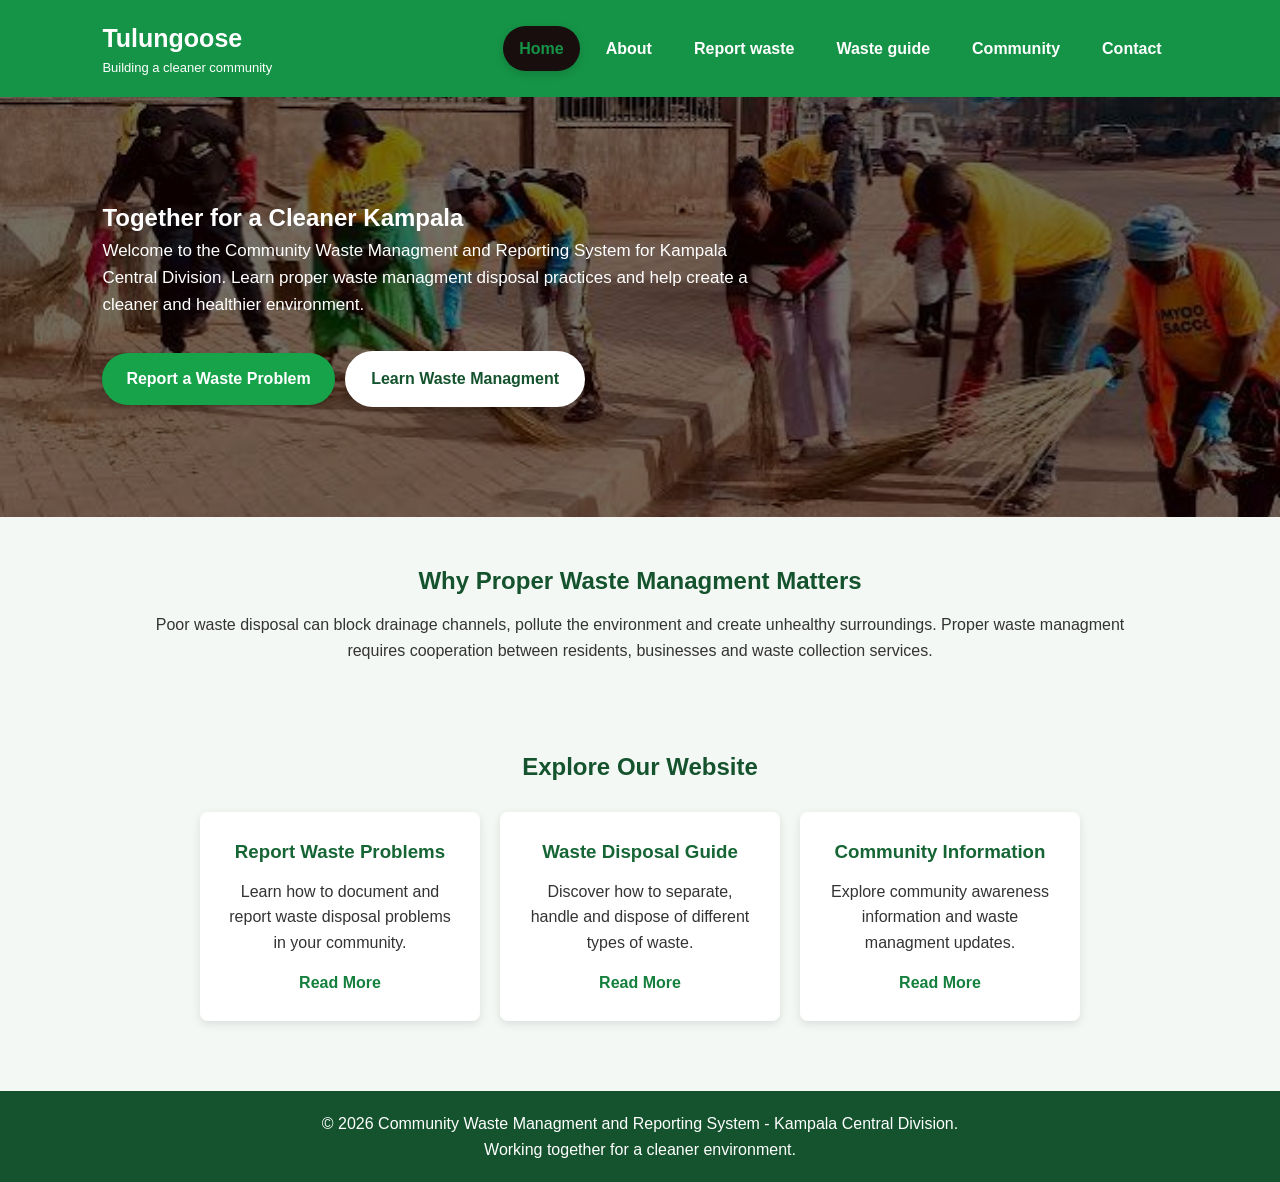
<file: index.html>
<!DOCTYPE html>
<html lang="en">
<head>
    <meta charset="UTF-8">
    <meta name="viewport" content="width=device-width, initial-scale=1.0">
    <title>Community Waste Managment | Tulungoose</title>
    <link rel="stylesheet" href="css/style.css">
    <link rel="icon" href="images/favicon.png">
    
</head>
<body>
 
    <header>
        <div class="logo">
          <h2>Tulungoose</h2>
          <p>Building a cleaner community</p>  
        </div>


<input type="checkbox" id="nav-toggle" class="nav-toggle" aria-label="Open or close the menu">
        <label for="nav-toggle" class="nav-toggle-label" aria-hidden="true"><span></span></label>

        <nav>
    <ul>
        <li><a href="index.html" class="active" aria-current="page">Home</a></li>
        <li><a  href="about.html">About</a></li>
        <li><a  href="report.html">Report waste</a></li>
        <li><a  href="guide.html">Waste guide</a></li>
        <li><a  href="community.html">Community</a></li>
        <li><a  href="contact.html">Contact</a></li>
    </ul>
  </nav>
 </header>

 <main>
    <section class="hero" >
        <div  class="hero-content">
            <h1>Together for a Cleaner Kampala</h1>

            <p>
                Welcome to the Community Waste Managment and Reporting System for Kampala Central Division. 
                Learn proper waste managment disposal practices and help create a cleaner and healthier environment.
            </p>
            <a href="report.html" class="btn">Report a Waste Problem</a>
            <a href="guide.html" class="btn secondary-btn">Learn Waste Managment</a>
        </div>
    </section>

  
<section class="Introduction">
    <h2>Why Proper Waste Managment Matters</h2>

    <p>
        Poor waste disposal can block drainage channels, pollute the environment and create unhealthy surroundings.
        Proper waste managment requires cooperation between residents, businesses and waste collection services.
    </p>
</section>


<section class="features">
    <h2>Explore Our Website</h2>

    <div class="feature-container">
        <div class="feature-card">
            <h3>Report Waste Problems</h3>
            <p>
                Learn how to document and report waste disposal problems in your community.
            </p>
            <a href="report.html">Read More</a>
        </div>

        <div class="feature-card">
           <h3>Waste Disposal Guide</h3>
           <p>
            Discover how to separate, handle and dispose of different types of waste.
           </p>
           <a href="guide.html">Read More</a>
        </div> 
        <div class="feature-card">
            <h3>Community Information</h3>
            <p>
                Explore community awareness information and waste managment updates.
            </p>
            <a href="community.html">Read More</a>
        </div>

       </div>
</section>

 </main>
 
 <footer>
    <p>
        &copy; 2026 Community Waste Managment and Reporting System - Kampala Central Division. 
    </p>
    <p>Working together for a cleaner environment.</p>
 </footer>

 
</body>
</html>
</file>
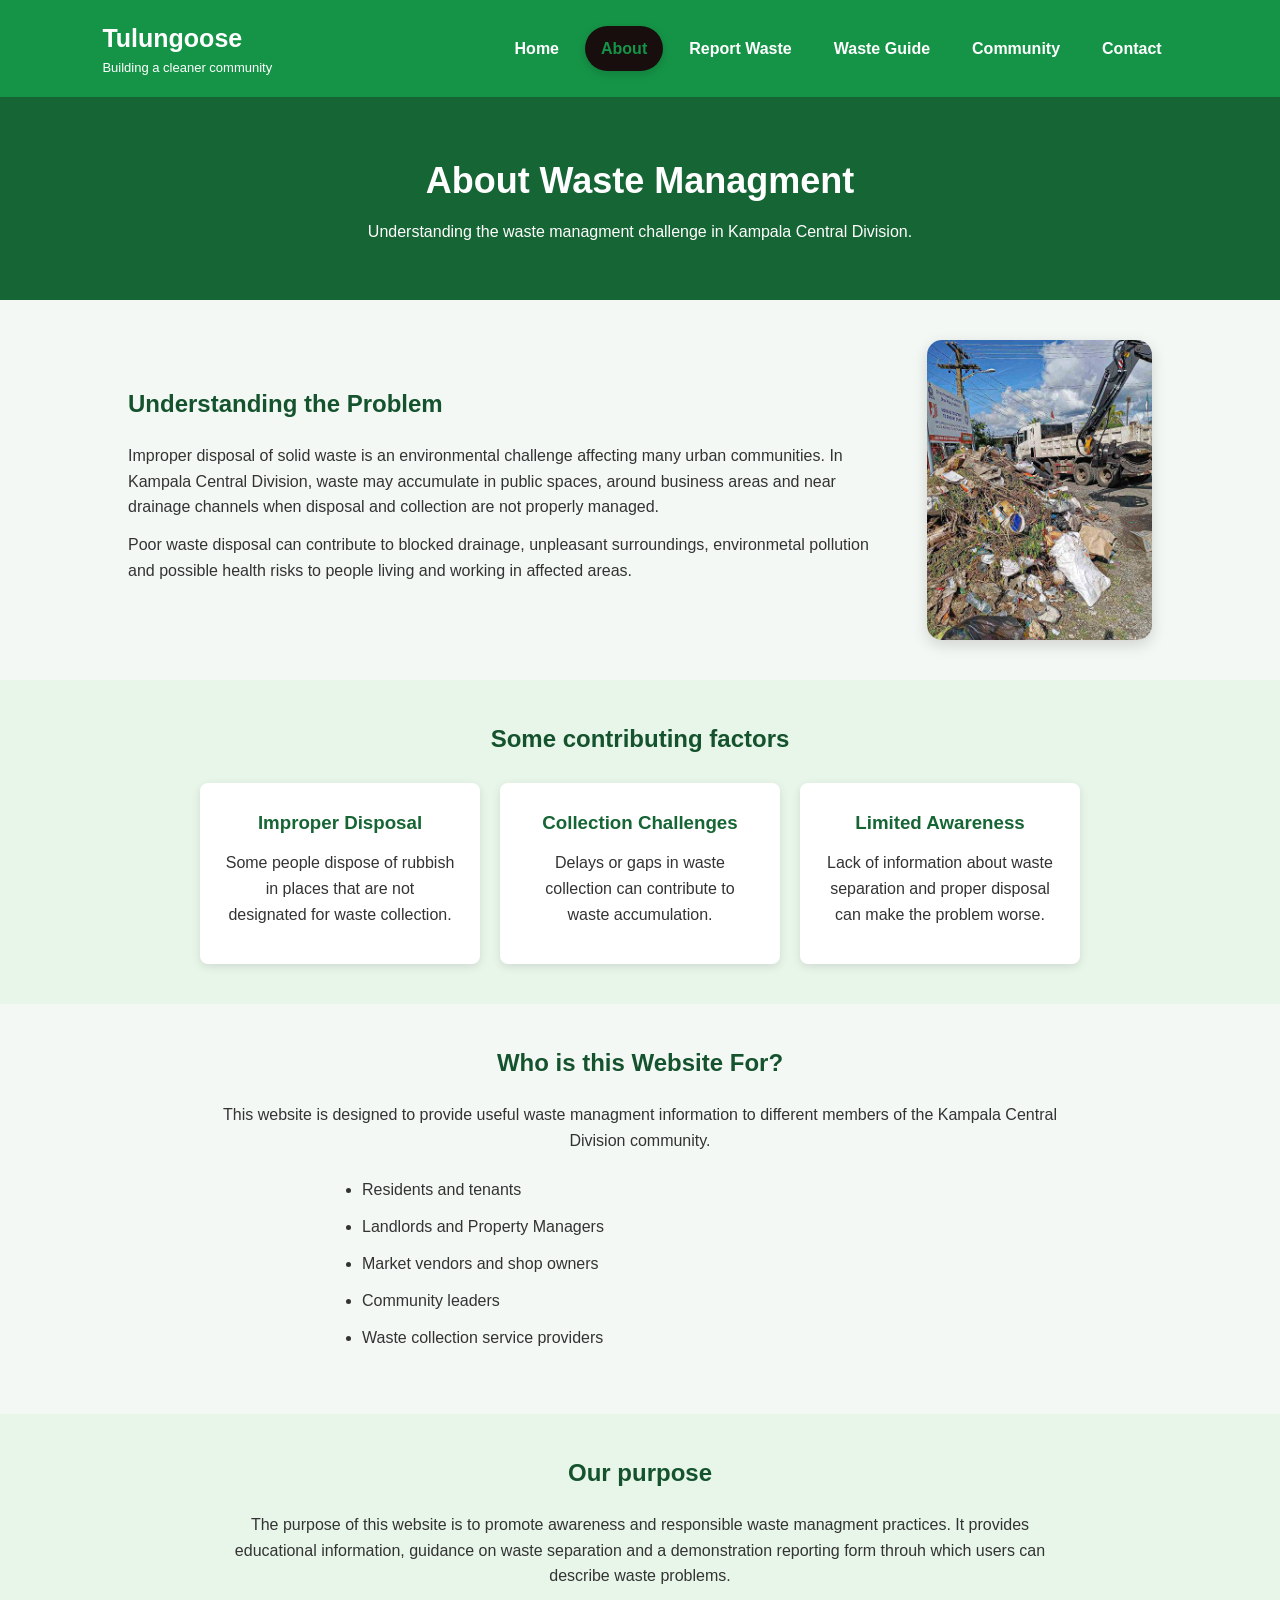
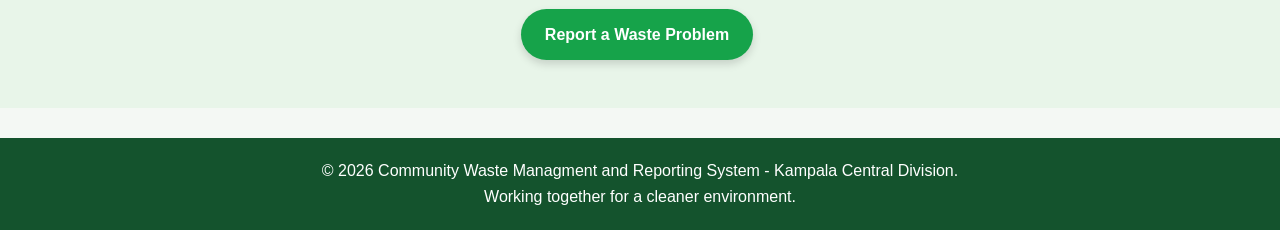
<file: about.html>
<!DOCTYPE html>
<html lang="en">
<head> 
    <meta charset="UTF-8">
    <meta name="viewport" content="width=device-width, initial-scale=1.0">
    <meta name="description" content="Learn about the waste management challenges in Kampala Central Division.">
    <title>About the Problem | Tulungoose</title>
    <link rel="icon" type="image/png" href="images/favicon.png">
    <link rel="stylesheet" href="css/style.css">
</head>

<body>

    
    <header>
       <div class="logo">
        <h2>Tulungoose</h2>
        <p>Building a cleaner community</p>
       </div> 
   
    <input type="checkbox" id="nav-toggle" class="nav-toggle" aria-label="Open or close the menu">
        <label for="nav-toggle" class="nav-toggle-label" aria-hidden="true"><span></span></label>

        <nav>
        <ul> 
            <li><a href="index.html">Home</a></li>
            <li><a href="about.html" class="active" aria-current="page">About</a></li>
            <li><a href="report.html">Report Waste</a></li>
            <li><a href="guide.html">Waste Guide</a></li>
            <li><a href="community.html">Community</a></li>
            <li><a href="contact.html">Contact</a></li>
        </ul>
    </nav>
    </header>

    <main>
       
        <section class="page-banner">
            <h1>About Waste Managment</h1>
            <p>Understanding the waste managment challenge in Kampala Central Division.</p>
        </section>
   
       
        <section class="about-section">

            <div class="about-content">

              
                <div class="about-text">
            <h2>Understanding the Problem</h2>

            <p>
                Improper disposal of solid waste is an environmental challenge affecting many urban communities. In Kampala Central Division, waste may accumulate in public spaces, around business areas and near drainage channels when disposal and collection are not properly managed.
            </p>

            <p> 
                Poor waste disposal can contribute to blocked drainage, unpleasant surroundings, environmetal pollution and possible health risks to people living and working in affected areas.
            </p>

            </div>

           
            <div class="about-image">

                <img loading="lazy" src="images/rubbish.jpg"
                alt="Rubbish around work places">
            </div>

            </div>
        </section>

       
        <section class="about-section light-section">
            <h2>Some contributing factors</h2>

            <div class="feature-container">

                <div class="feature-card">
                    <h3>Improper Disposal</h3>
                    <p>
                        Some people dispose of rubbish in places that are not designated for waste collection.
                    </p>
                </div>

                <div class="feature-card">
                    <h3>Collection Challenges</h3>
                    <p>
                       Delays or gaps in waste collection can contribute to waste accumulation. 
                    </p>
                </div>

                <div class="feature-card">
                    <h3>Limited Awareness</h3>
                    <p>
                        Lack of information about waste separation and proper disposal can make the problem worse.
                    </p>
                </div>


            </div>
        </section>

       
        <section class="about-section">
            <h2>Who is this Website For?</h2>

            <p>
                This website is designed to provide useful waste managment information to different members of the Kampala Central Division community.
            </p>

            <ul class="user-list">
                <li>Residents and tenants</li>
                <li>Landlords and Property Managers</li>
                <li>Market vendors and shop owners</li>
                <li>Community leaders</li>
                <li>Waste collection service providers</li>
            </ul>
        </section>

       
        <section class="about-section light-section">
            <h2>Our purpose</h2>

            <p>
                The purpose of this website is to promote awareness and responsible waste managment practices.
                It provides educational information, guidance on waste separation and a demonstration reporting form throuh which users can describe waste problems.
            </p>

            <a href="report.html" class="btn">
                Report a Waste Problem
            </a>
        </section>

    </main>

    <footer>
        <p>
            &copy; 2026 Community Waste Managment and Reporting System - Kampala Central Division.
        </p>
        <p>Working together for a cleaner environment.</p>
    </footer>
</body>
</html>
</file>
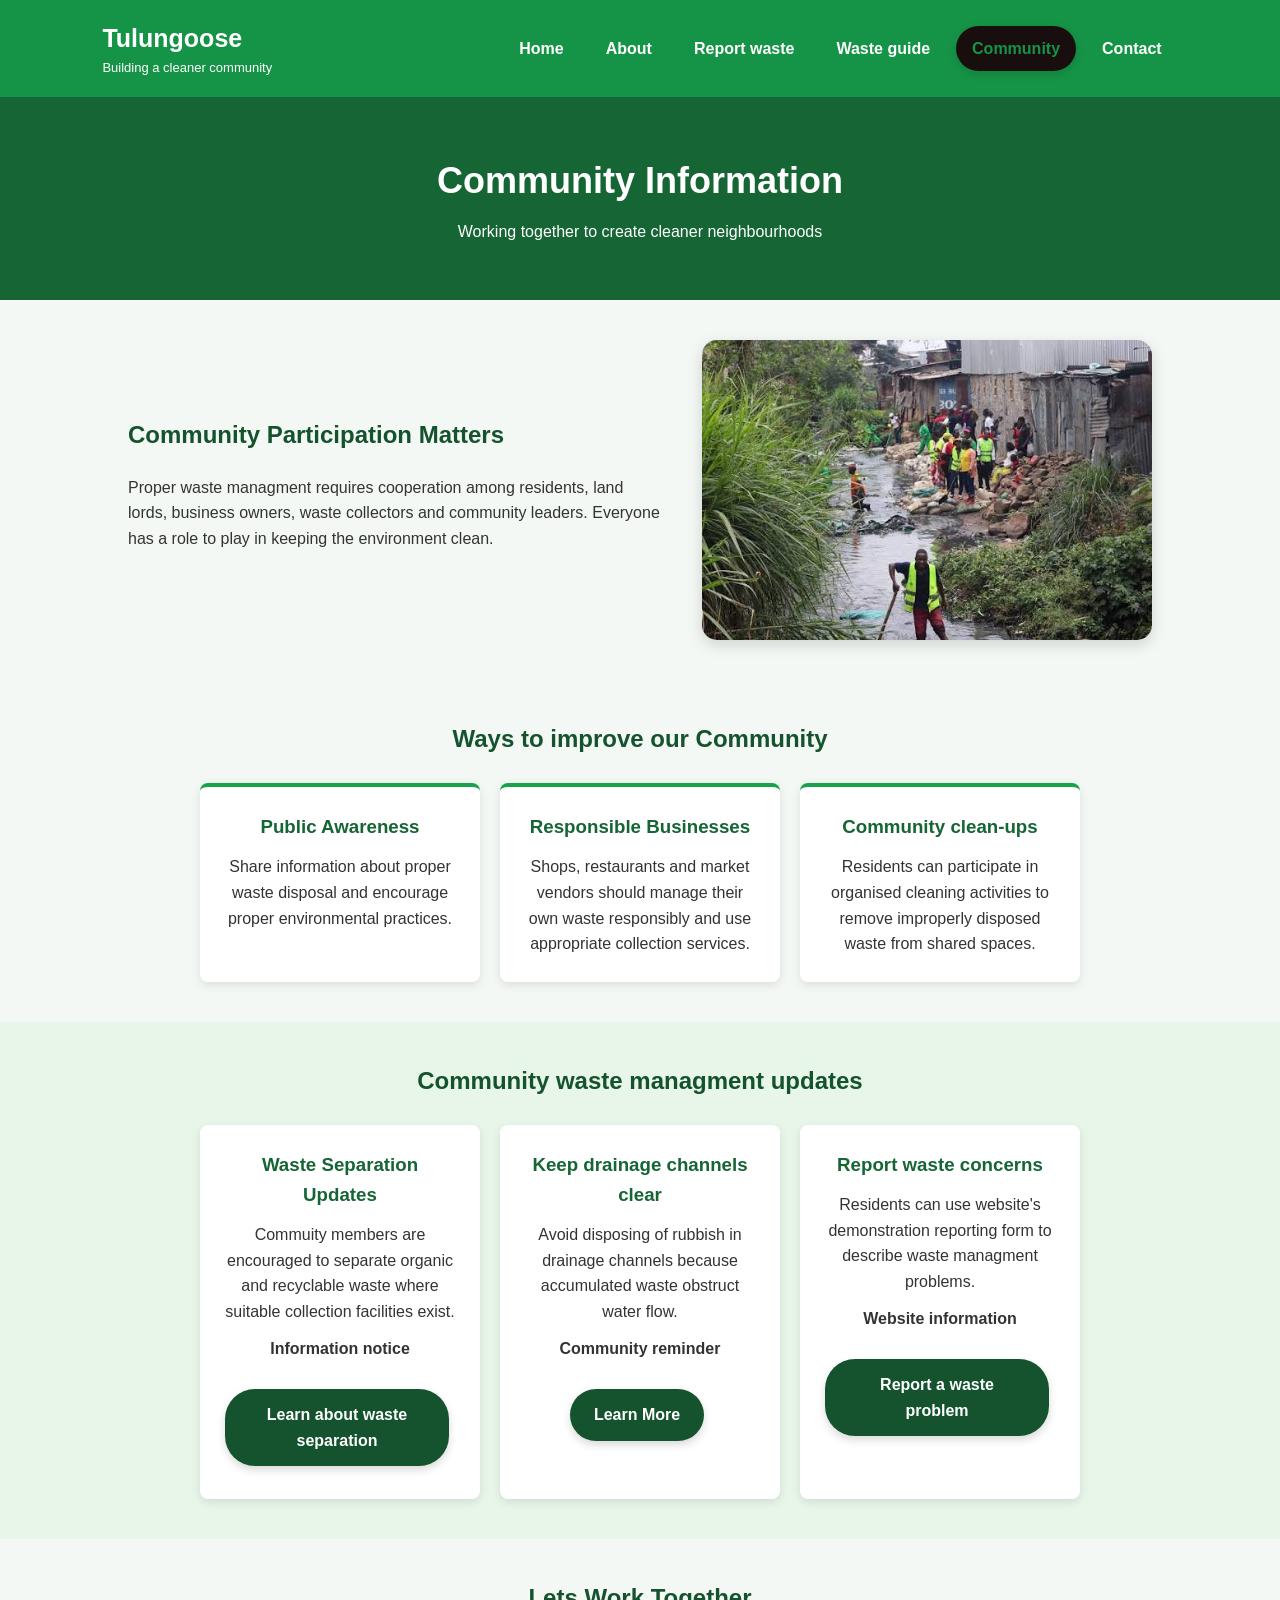
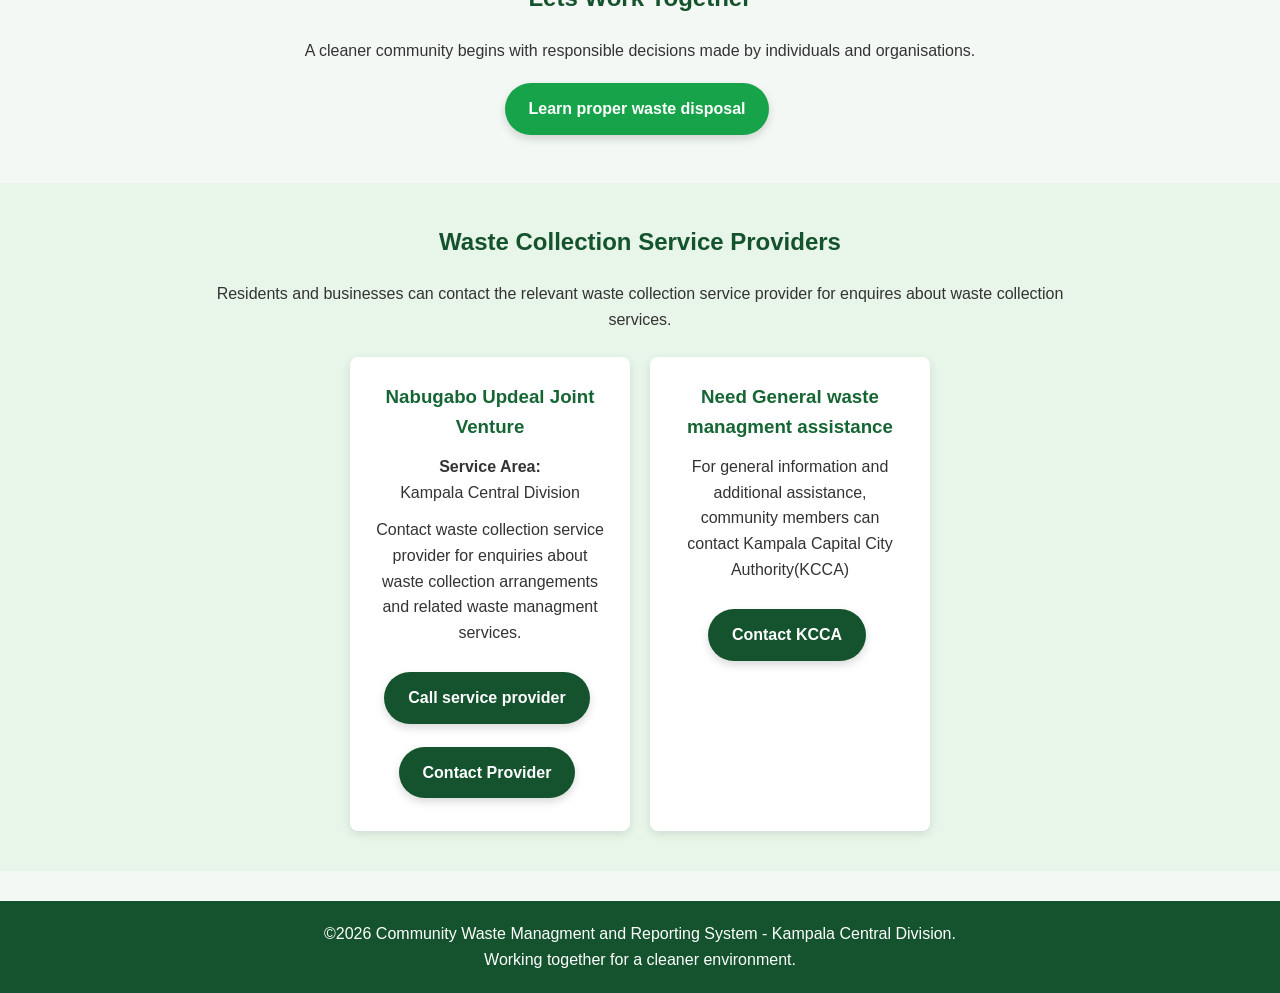
<file: community.html>
<!DOCTYPE html>
<html lang="en">
<head>
    <meta charset="UTF-8">
    <meta name="viewport" content="width=device-width, initial-scale=1.0">
    <title>Community Information | Tulungoose</title>
    <link rel="icon" href="images/favicon.png">
    <link rel="stylesheet" href="css/style.css">
</head>
<body>
    
   
    <header>
        <div class="logo">
            <h2>Tulungoose</h2>
            <p>Building a cleaner community</p>
        </div>

        <input type="checkbox" id="nav-toggle" class="nav-toggle" aria-label="Open or close the menu">
        <label for="nav-toggle" class="nav-toggle-label" aria-hidden="true"><span></span></label>

        <nav>
            <ul>
                <li><a href="index.html">Home</a></li>
                <li><a href="about.html">About</a></li>
                <li><a href="report.html">Report waste</a></li>
                <li><a href="guide.html">Waste guide</a></li>
                <li><a href="community.html" class="active" aria-current="page">Community</a></li>
                <li><a href="contact.html">Contact</a></li>
            </ul>
        </nav>
    </header>

    <main>

       
        <section class="page-banner">
            <h1>Community Information</h1>
            <p>Working together to create cleaner neighbourhoods</p>
        </section>

        
        <section class="about-section">

            <div class="about-content">

                <div class="about-text">

            <h2>Community Participation Matters</h2>
            <p>
                Proper waste managment requires cooperation among residents, land lords, business owners, waste collectors and community leaders.
                Everyone has a role to play in keeping the environment clean.
            </p>
                </div>

               
                <div class="about-image">

                    <img loading="lazy" src="images/members-cleaning.jpg"
                    alt="members participating in cleaning">
                </div>

             </div>
             
        </section>

        
        <section class="guide-section">
            <h2>Ways to improve our Community</h2>
            <div class="feature-container">

                <div class="feature-card">
                    <h3>Public Awareness</h3>
                    <p>
                        Share information about proper waste disposal and encourage proper environmental practices.
                    </p>
                </div>

                <div class="feature-card">
                    <h3>Responsible Businesses</h3>
                    <p>
                        Shops, restaurants and market vendors should manage their own waste responsibly and use appropriate collection services.
                    </p>
                </div>

                <div class="feature-card">
                    <h3>Community clean-ups</h3>
                    <p>
                        Residents can participate in organised cleaning activities to remove improperly disposed waste from shared spaces.
                    </p>
                </div>

            </div>
        </section>

       
        <section class="about-section light-section">
            <h2>Community waste managment updates</h2>

            <div class="feature-container">

                <div class="feature-card">
                    <h3>Waste Separation Updates</h3>
                    <p>Commuity members are encouraged to separate organic and recyclable waste where suitable collection facilities exist.</p>
                    <p><strong>Information notice</strong></p>

                    <a href="guide.html" class="btn">
                        Learn about waste separation
                    </a>
                </div>

                
                <div class="feature-card">
                    <h3>Keep drainage channels clear</h3>
                    <p>Avoid disposing of rubbish in drainage channels because accumulated waste obstruct water flow.</p>
                    <p><strong>Community reminder</strong></p>

                    <a href="guide.html#drainage" class="btn">
                        Learn More
                    </a>
                </div>

                <div class="feature-card">
                    <h3>Report waste concerns</h3>
                    <p>
                        Residents can use website's demonstration reporting form to describe waste managment problems.
                    </p>
                    <p><strong>Website information</strong></p>

                    <a href="report.html" class="btn">
                        Report a waste problem
                    </a>
                </div>

            </div>
        </section>

       
        <section class="about-section">
            <h2>Lets Work Together</h2>
            <p> A cleaner community begins with responsible decisions made by individuals and organisations.</p>

            <a href="guide.html" class="btn">
                Learn proper waste disposal
            </a>

        </section>


        <section class="about-section light-section">

            <h2>Waste Collection Service Providers</h2>

            <p>Residents and businesses can contact the relevant waste collection service provider for enquires about waste collection services.</p>

            <div class="feature-container">

                
                <div class="feature-card">

                    <h3>Nabugabo Updeal Joint Venture</h3>
                    <p>
                        <strong>Service Area:</strong><br>
                        Kampala Central Division
                    </p>

                    <p>
                        Contact waste collection service provider for enquiries about waste collection arrangements and related waste managment services.
                    </p>

                    <a href="tel:+256414230625" class="btn">
                        Call service provider
                    </a>

                    <a href="https://www.nabugaboupdeal.co.ug/contact-us/"
                    target="_blank" rel="noopener"
                    class="btn">
                       Contact Provider
                     </a>
                
                </div>

                

                <div class="feature-card">
                    <h3>Need General waste managment assistance</h3>

                    <p>For general information and additional assistance, community members can contact Kampala Capital City Authority(KCCA)</p>

                    <a href="https://kcca.go.ug/contact-us"
                    target="_blank" rel="noopener"
                    class="btn">
                       Contact KCCA
                    </a>

                </div>
                
            </div>
        </section>

    </main>

    
    <footer>
        <p>
            &copy;2026 Community Waste Managment and Reporting System - Kampala Central Division.
        </p>
        <p>Working together for a cleaner environment.</p>
    </footer>
    
</body>
</html>
</file>
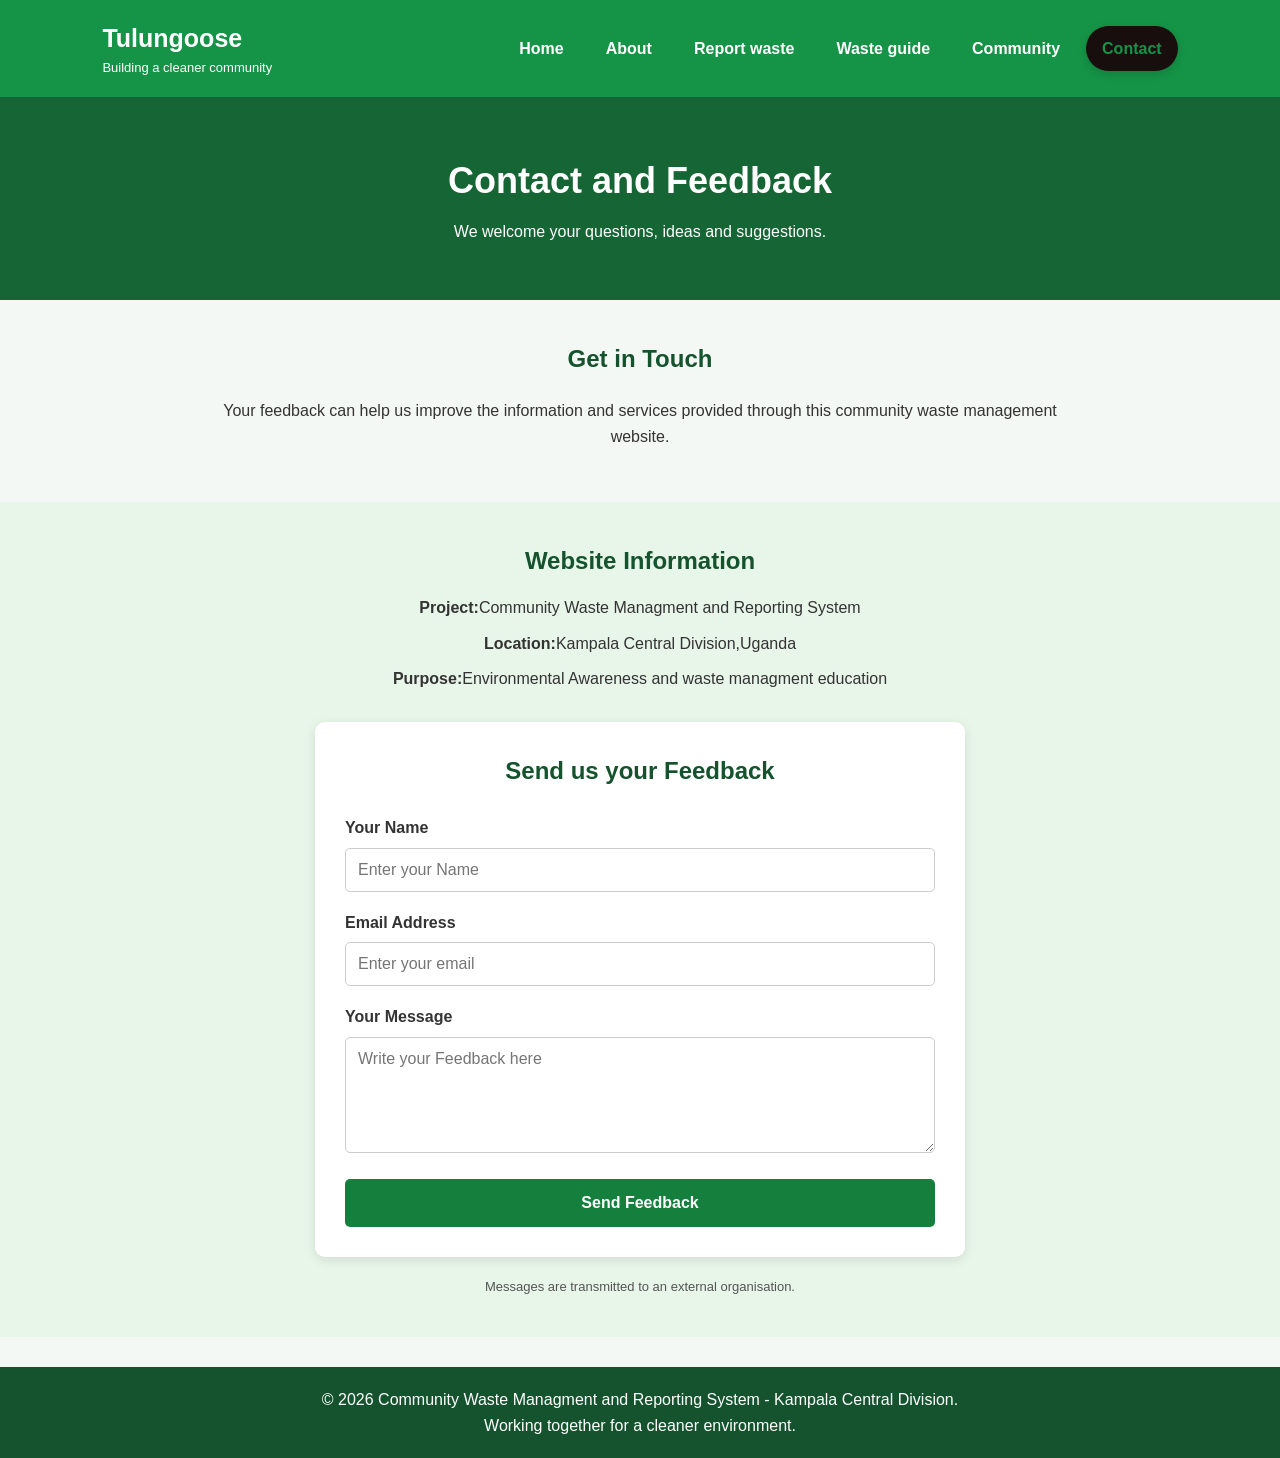
<file: contact.html>
<!DOCTYPE html>
<html lang="en">
<head>
    <meta charset="UTF-8">
    <meta name="viewport" content="width=device-width, initial-scale=1.0">
    <title>Contact Us | Tulungoose</title>
    <link rel="icon" href="images/favicon.png">
    <link rel="stylesheet" href="css/style.css">
</head>

<body>
     
    <header>
        <div class="logo">
          <h2>Tulungoose</h2>
          <p>Building a cleaner community</p>  
        </div>


<input type="checkbox" id="nav-toggle" class="nav-toggle" aria-label="Open or close the menu">
        <label for="nav-toggle" class="nav-toggle-label" aria-hidden="true"><span></span></label>

        <nav>
    <ul>
        <li><a href="index.html">Home</a></li>
        <li><a href="about.html">About</a></li>
        <li><a href="report.html">Report waste</a></li>
        <li><a href="guide.html">Waste guide</a></li>
        <li><a href="community.html">Community</a></li>
        <li><a href="contact.html" class="active" aria-current="page">Contact</a></li>
    </ul>
  </nav>
 </header>

 <main>
   
    <section class="page-banner">
        <h1>Contact and Feedback</h1>
        <p>We welcome your questions, ideas and suggestions.</p>
    </section>

    <section class="about-section">
        <h2>Get in Touch</h2>

        <p>
            Your feedback can help us improve the information and services provided through this community waste management website.
        </p>
    </section>

    
    <section class="contact-section">
        <div class="contact-information">
            <h2>Website Information</h2>
            <p><strong>Project:</strong>Community Waste Managment and Reporting System</p>
            <p><strong>Location:</strong>Kampala Central Division,Uganda</p>
            <p><strong>Purpose:</strong>Environmental Awareness and waste managment education</p>
        </div> 

       
        <form id="feedbackForm">

            <h2>Send us your Feedback</h2>

            <div class="form-group">
                <label for="visitorName">Your Name</label>
                <input
                type="text"
                id="visitorName"
                placeholder="Enter your Name"
                required
                >
            </div>

             <div class="form-group">
                <label for="visitorEmail">Email Address</label>
                <input
                type="email"
                id="visitorEmail"
                placeholder="Enter your email"
                required
                >
            </div>

             <div class="form-group">
                <label for="feedback">Your Message</label>
                <textarea
                id="feedback"
                rows="5"
                placeholder="Write your Feedback here"
                required
                ></textarea>
            </div>

            <button type="submit" class="submit-btn">
                Send Feedback
            </button>

            <p id="feedbackMessage" role="status" aria-live="polite"></p>
        </form>

        <p class="form-notice">
            Messages are transmitted to an external organisation.
        </p>

    </section>
 </main>


  <footer>
    <p>
        &copy; 2026 Community Waste Managment and Reporting System - Kampala Central Division. 
    </p>
    <p>Working together for a cleaner environment.</p>
 </footer>
      
</body>
</html>
</file>
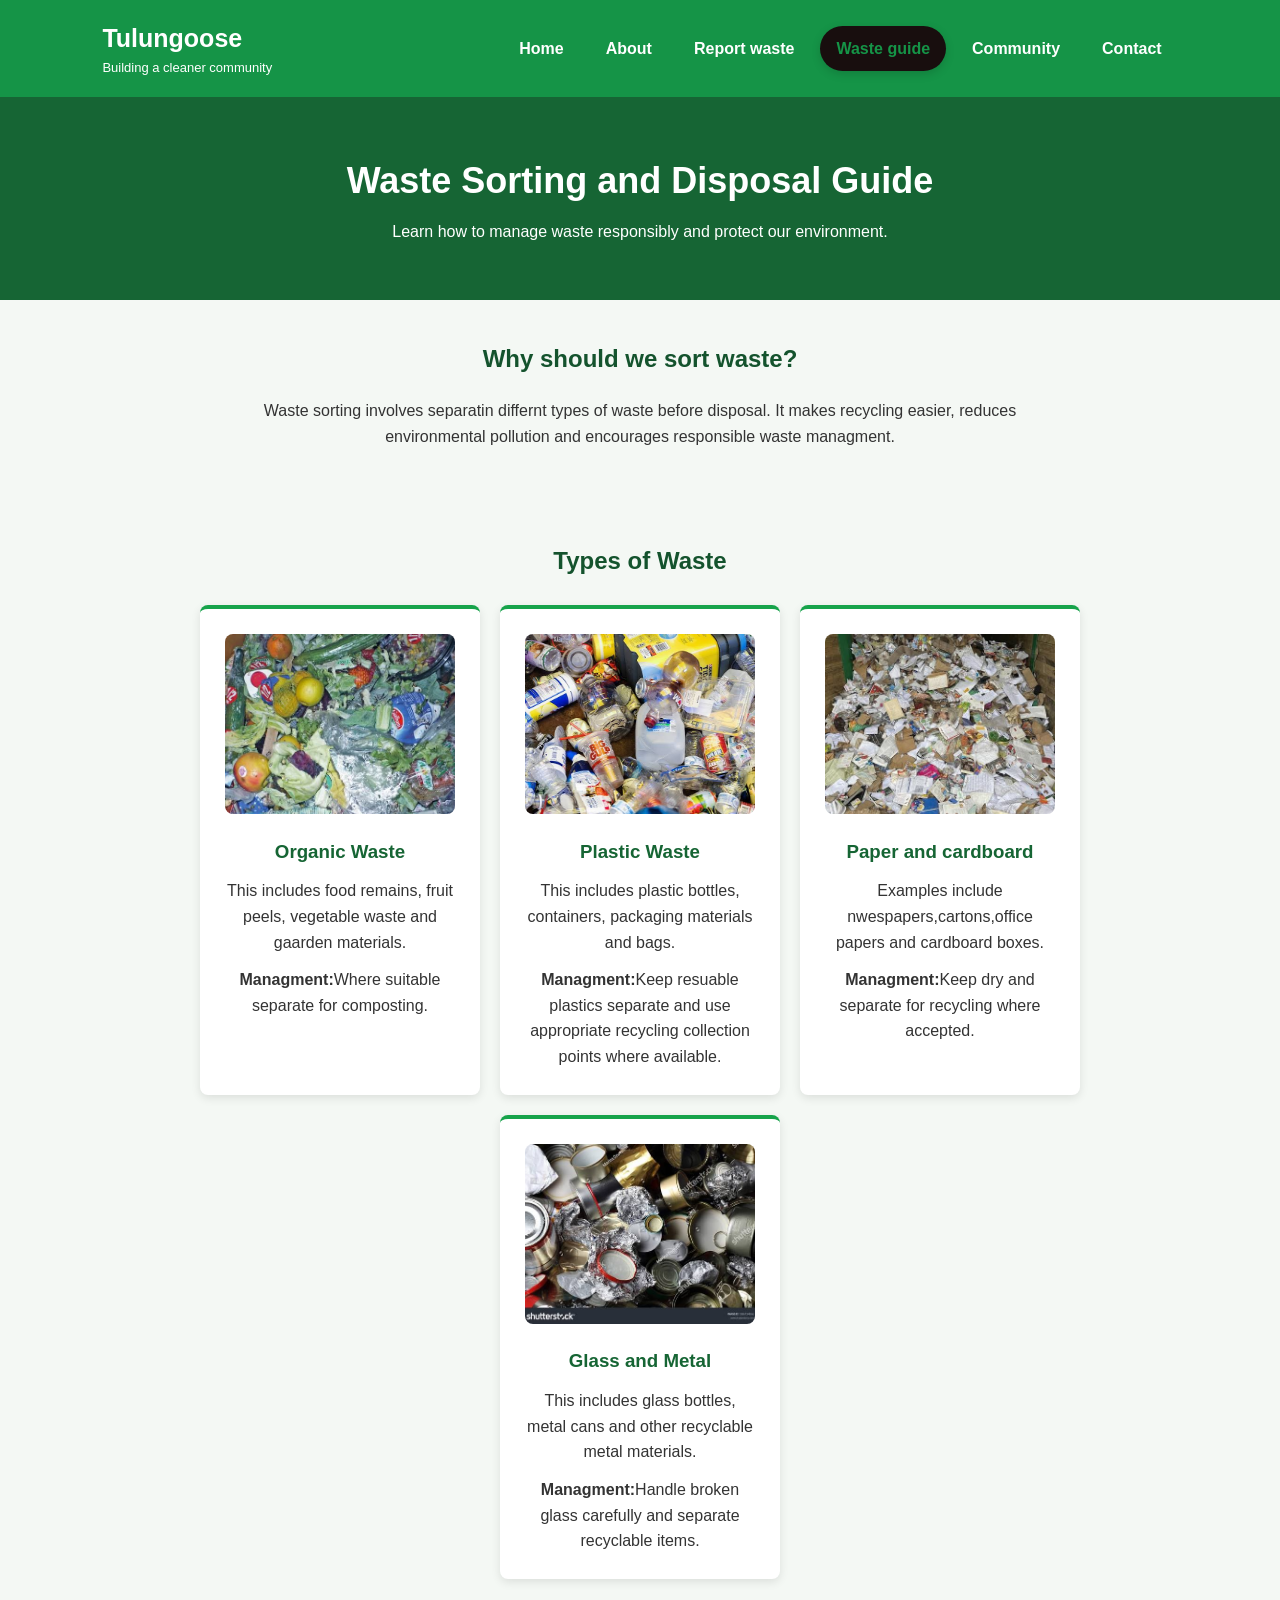
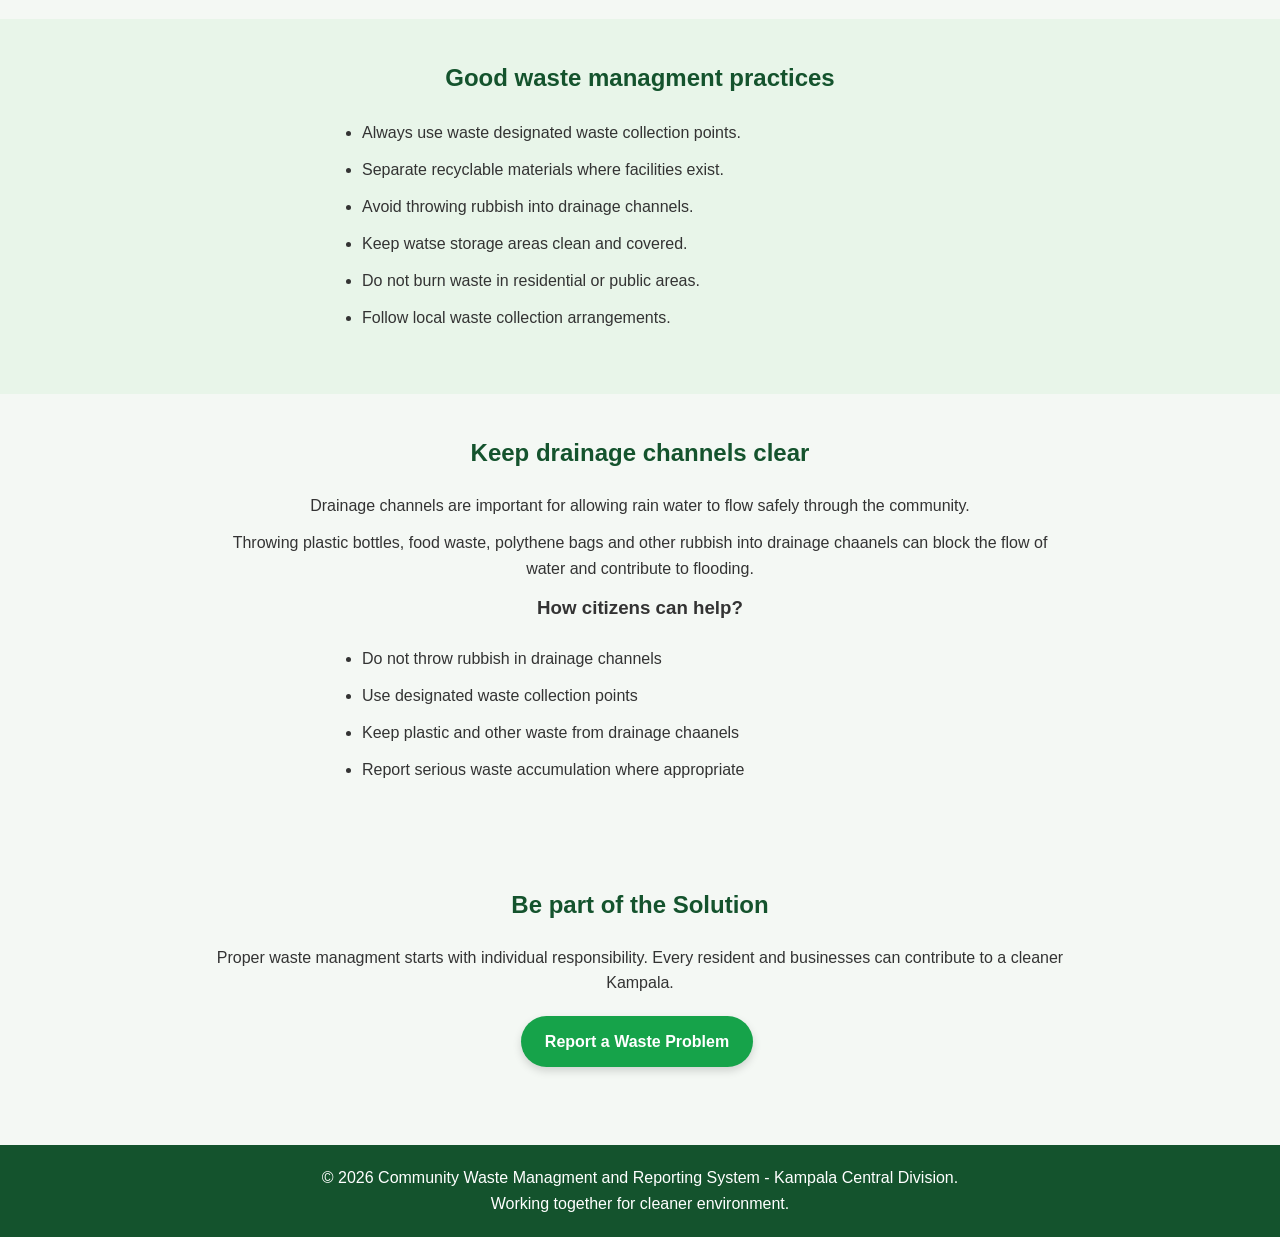
<file: guide.html>
<!DOCTYPE html>
<html lang="en">
<head>
    <meta charset="UTF-8">
    <meta name="viewport" content="width=device-width, initial-scale=1.0">
    <title>Waste Managment Guide | Tulungoose</title>
    <link rel="icon" href="images/favicon.png">
    <link rel="stylesheet" href="css/style.css">
</head>
<body>
    <header>
        <div class="logo">
            <h2>Tulungoose</h2>
            <p>Building a cleaner community</p>
        </div>

        <input type="checkbox" id="nav-toggle" class="nav-toggle" aria-label="Open or close the menu">
        <label for="nav-toggle" class="nav-toggle-label" aria-hidden="true"><span></span></label>

        <nav>
            <ul>
                <li><a href="index.html">Home</a></li>
                <li><a href="about.html">About</a></li>
                <li><a href="report.html">Report waste</a></li>
                <li><a href="guide.html" class="active" aria-current="page">Waste guide</a></li>
                <li><a href="community.html">Community</a></li>
                <li><a href="contact.html">Contact</a></li>
            </ul>
        </nav>
    </header>

    <main>

       
         <section class="page-banner">
            <h1>Waste Sorting and Disposal Guide</h1>
            <p>Learn how to manage waste responsibly and protect our environment.

            </p>
         </section>

        
          <section class="about-section">
            <h2>Why should we sort waste?</h2>
            <p>Waste sorting involves separatin differnt types of waste before disposal. It makes recycling easier, reduces environmental pollution and encourages responsible waste managment.</p>

          </section>

          
           <section  class="guide-section">
               <h2>Types of Waste</h2>
               <div class="feature-container">
                <div class="feature-card">

                    <img loading="lazy" src="images/organic.jpg"
                    alt="Organic waste">

                    <h3>Organic Waste</h3>
                    <p>This includes food remains, fruit peels, vegetable waste and gaarden materials.</p>
                    <p><strong>Managment:</strong>Where suitable separate for composting.</p>
                </div>

                <div class="feature-card">

                    <img loading="lazy" src="images/plastic.jpg"
                    alt="Plastic waste collected">

                    <h3>Plastic Waste</h3>
                    <p>This includes plastic bottles, containers, packaging materials and bags.</p>
                    <p><strong>Managment:</strong>Keep resuable plastics separate and use appropriate recycling collection points where available.</p>
                </div>

                <div class="feature-card">

                    <img loading="lazy" src="images/boxes.jpg" alt="Cardboards and boxes">
                    <h3>Paper and cardboard</h3>
                    <p>Examples include nwespapers,cartons,office papers and cardboard boxes.</p>
                    <p><strong>Managment:</strong>Keep dry and separate for recycling where accepted.</p>
                </div>

                <div class="feature-card">

                    <img loading="lazy" src="images/glass.jpg" alt="Glass and Metal">
                    <h3>Glass and Metal</h3>
                    <p>This includes glass bottles, metal cans and other recyclable metal materials.</p>
                    <p><strong>Managment:</strong>Handle broken glass carefully and separate recyclable items.</p>
                </div>
               </div>
           </section>

          
           <section class="about-section light-section">
            <h2>Good waste managment practices</h2>
            <ul class="user-list">
                <li>Always use waste designated waste collection points.</li>
                <li>Separate recyclable materials where facilities exist.</li>
                <li>Avoid throwing rubbish into drainage channels.</li>
                <li>Keep watse storage areas clean and covered.</li>
                <li>Do not burn waste in residential or public areas.</li>
                <li>Follow local waste collection arrangements.</li>
            </ul>

           </section>

           <section class="about-section" id="drainage">

            <h2>Keep drainage channels clear</h2>

            <p> Drainage channels are important for allowing rain water to flow safely through the community.</p>

            <p>Throwing plastic bottles, food waste, polythene bags and other rubbish into drainage chaanels can block the flow of water and contribute to flooding.</p>

            <h3>How citizens can help?</h3>

            <ul class="user-list">
                <li>Do not throw rubbish in drainage channels</li>
                <li>Use designated waste collection points</li>
                <li>Keep plastic and other waste from drainage chaanels</li>
                <li>Report serious waste accumulation where appropriate</li>

            </ul>
            
           </section>

          
            <section class="about-section">
                <h2>Be part of the Solution</h2>
                <p>Proper waste managment starts with individual responsibility.
                   Every resident and businesses can contribute to a cleaner Kampala.
                </p>

                <a href="report.html" class="btn">
                    Report a Waste Problem
                </a>
            </section>


    </main>

  
    <footer>
        <p>
            &copy; 2026 Community Waste Managment and Reporting System - Kampala Central Division.
        </p>
        <p>Working together for cleaner environment.</p>
    </footer>
</body>
</html>
</file>
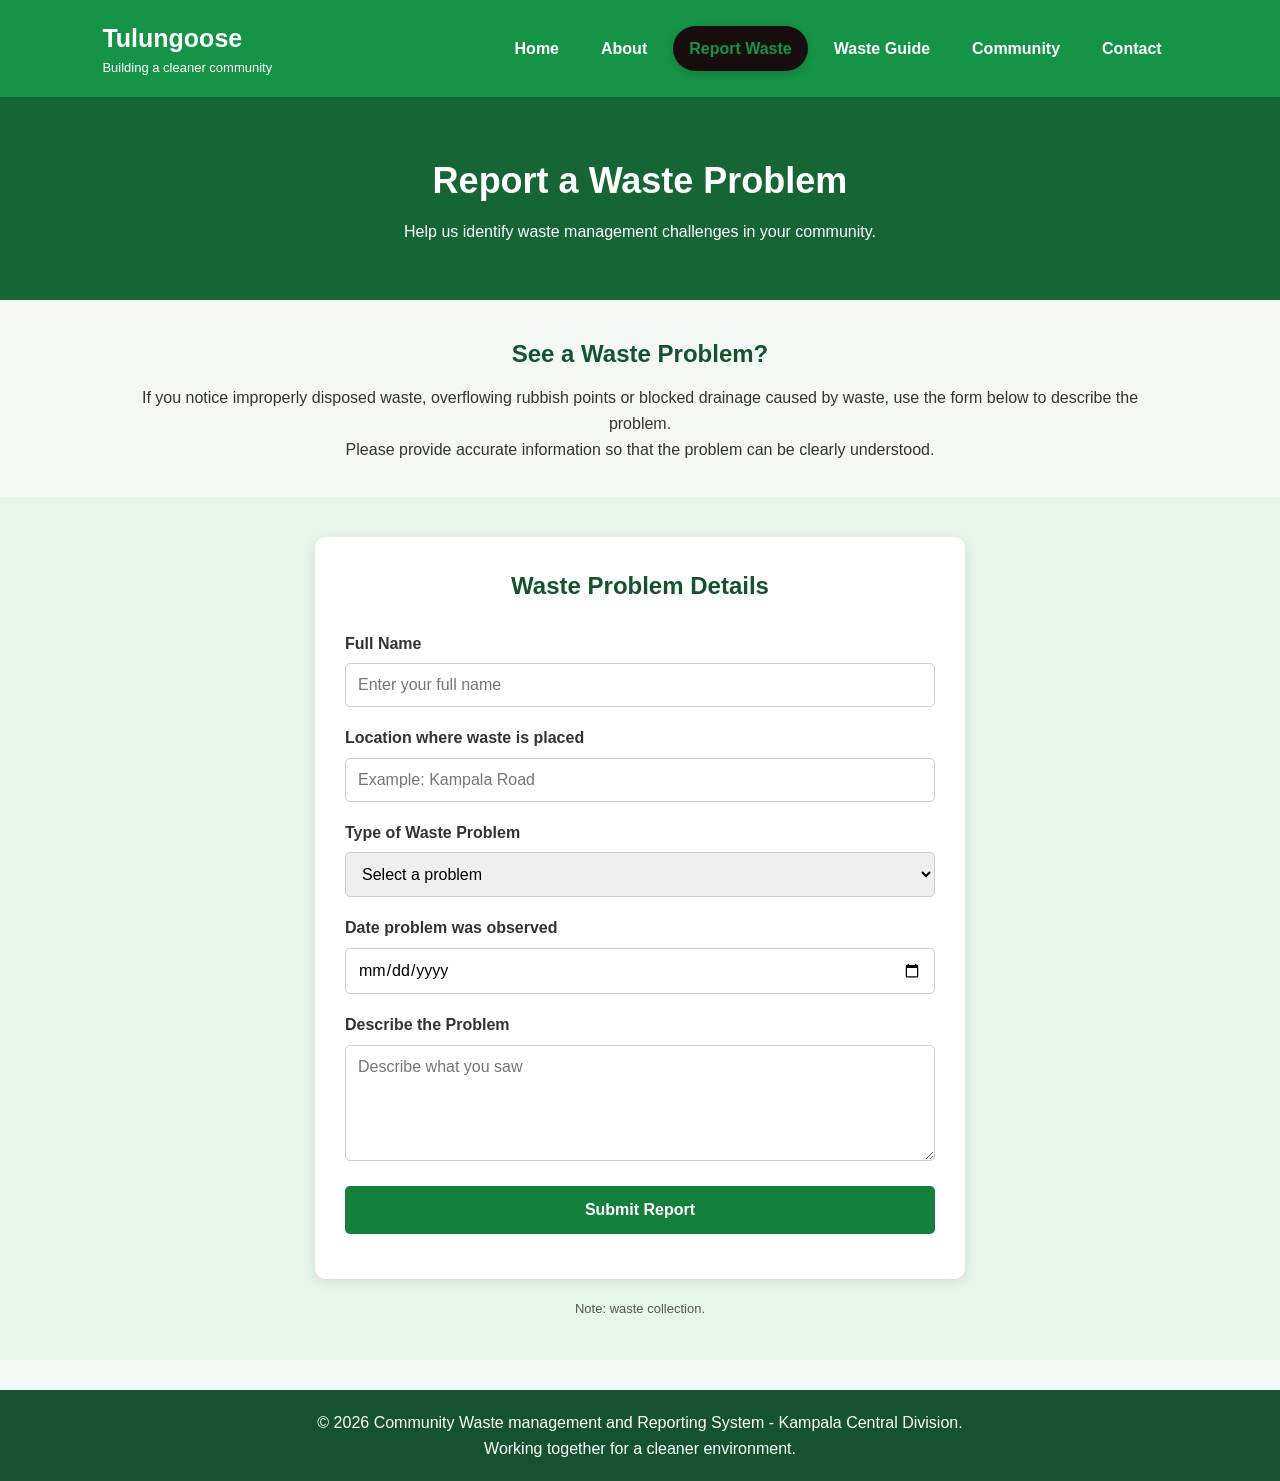
<file: report.html>
<!DOCTYPE html>
<html lang="en">
<head>
    <meta charset="UTF-8">
    <meta name="viewport" content="width=device-width, initial-scale=1.0">
    <title>Report Waste | Tulungoose</title>
    <link rel="icon" href="images/favicon.png">
    <link rel="stylesheet" href="css/style.css">
</head>

<body>
    
    
    <header>
      <div class="logo">
        <h2>Tulungoose</h2>
        <p>Building a cleaner community</p>
      </div>  

      
       <input type="checkbox" id="nav-toggle" class="nav-toggle" aria-label="Open or close the menu">
        <label for="nav-toggle" class="nav-toggle-label" aria-hidden="true"><span></span></label>

        <nav>
        <ul> 
            <li><a href="index.html">Home</a></li>
            <li><a href="about.html">About</a></li>
            <li><a href="report.html" class="active" aria-current="page">Report Waste</a></li>
            <li><a href="guide.html">Waste Guide</a></li>
            <li><a href="community.html">Community</a></li>
            <li><a href="contact.html">Contact</a></li>
        </ul>
       </nav>

    </header>

    <main>
       
         <section class="page-banner">
            <h1>Report a Waste Problem</h1>
            <p>Help us identify waste management challenges in your community.</p>
         </section>

         
          <section class="report-intro">
            <h2>See a Waste Problem?</h2>
            <p>
                If you notice improperly disposed waste, overflowing rubbish points or blocked drainage caused by waste, use the form below to describe the problem.
            </p>

            <p>
                Please provide accurate information so that the problem can be clearly understood.
            </p>
          </section>

          
           <section class="report-section">
            <form id="wasteReportForm">
                <h2>Waste Problem Details</h2>
                <div class="form-group">
                    <label for="fullName">Full Name</label>
                    <input
                    type="text"
                    id="fullName"
                    name="fullName"
                    placeholder="Enter your full name"
                    required
                    >
                </div>


                <div class="form-group">
                    <label for="location">Location where waste is placed</label>
                    <input 
                    type="text"
                    id="location"
                    name="location"
                    placeholder="Example: Kampala Road"
                    required
                    >

                </div>

                <div class="form-group">
                    <label for="wasteType">Type of Waste Problem</label>
                    <select id="wasteType" name="wasteType" required>
                        <option value="">Select a problem</option>
                        <option value="Improper dumping">Improper waste dumping</option>
                        <option value="Overflowing rubbish">Overflowing rubbish collection point</option>
                        <option value="Blocked drainage">Blocked drainage due to rubbish</option>
                        <option value="Burning waste">Burning of waste</option>
                        <option value="Other">Other</option>

                    </select>
                </div>

                <div class="form-group">
                    <label for="dateObserved">Date problem was observed</label>
                    <input
                       type="date"
                       id="dateObserved"
                       name="dateObserved"
                       required
                       >
                </div>

                <div class="form-group">
                    <label for="description">Describe the Problem</label>

                    <textarea
                    id="description"
                    name="description"
                    rows="5"
                    placeholder="Describe what you saw" required></textarea>
                </div>

                <button type="submit" class="submit-btn">
                    Submit Report
                </button>

                <p id="formMessage" role="status" aria-live="polite"></p>
            </form>

            <p class="form-notice">
                Note: waste collection.
            </p>

           </section>

    </main>

   
     <footer>
        <p>
            &copy; 2026 Community Waste management
            and
            Reporting System - Kampala Central Division.
        </p>
        <p>Working together for a cleaner environment.</p>
     </footer>

    
</body>
</html>
</file>
<file: css/style.css>
* {
    margin: 0;
    padding: 0;
    box-sizing: border-box;
}
* :hover{
    cursor: default;
}
html {
    width: 100%;
    overflow-x: hidden;
    -webkit-text-size-adjust: 100%;
    text-size-adjust: 100%;
}
body {
    width: 100%;
}
header, .hero, section, footer {
    width: 100%;
    max-width: 100%;
}
img {
    max-width: 100%;
    height: auto;
}
body{
    font-family: Arial, sans-serif;
    background-color: #f4f8f4;
    color: #333;
    line-height: 1.6;
}


header {
    position: sticky;
    top: 0;
    z-index: 100;
    background-color: #159447;
    color: white;
    padding: 18px 8%;
    display: flex;
    justify-content: space-between;
    align-items: center;
    flex-wrap: wrap;
}

.logo h2 {
    font-size: 25px;

}

.logo p {
    font-size: 13px;
}


nav ul {
    list-style: none;
    display: flex;
    flex-wrap: wrap;
    align-items: center;
    gap: 10px;
    margin: 0;
    padding: 0;
}

nav ul li a {
    display: block;
    color: white;
    text-decoration: none;
    font-weight: bold;
    padding: 10px 16px;
    border-radius: 25px;
    transition: all 0.3s ease;
}

nav ul li a:active {
    background-color: rgba(19, 8, 8, 0.2);
}

nav ul li a.active {
    background-color: rgb(24, 14, 14);
    color: #159447;
    box-shadow: 0 3px 10px rgba(0, 0, 0, 0.15);
}

/* button */
.nav-toggle,
.nav-toggle-label {
    display: none;
}


.hero {
    min-height: 420px;
    background-image: linear-gradient(
        rgb(0, 0, 0, 0.55),
        rgba(0, 0, 0, 0.55)
    ), url(../images/background.jpg);
    
    background-size: cover;
    background-position: center;
    background-repeat: no-repeat;
    display: flex;
    align-items: center;
    padding: 50px 8%;
    color: white;
}

.hero-content {  
    max-width: 650px;
}

.hero p {
    font-size: 17px;
    margin-bottom: 25px;
}


.btn {
    display: inline-flex;
    align-items: center;
    justify-content: center;
    text-align: center;
    background-color: #16a34a;
    color: white;
    padding: 13px 24px;
    text-decoration: none;
    border-radius: 30px;
    margin: 8px 6px 8px 0;
    font-weight: bold;
    transition: 0.3s ease;
    border: none;
    cursor: pointer;
    box-shadow: 0 4px 8px rgba(0, 0, 0, 0.15);

}

.btn:active {
    background-color: #14532d;
}

.secondary-btn {
    background-color: #ffffff;
    color:#14532d;
    border: 2px solid white;
}

.secondary-btn:active {
    background-color: transparent;
    color: white;
}


.Introduction {
    text-align: center;
    padding: 45px 10%;
}

.Introduction h2{
     color: #14532d;
    margin-bottom: 12px;

}
.features h2 {
    color:#14532d;
    margin-bottom: 15px;
}


.features {
    padding: 40px 8%;
    text-align: center;
}

.feature-container {
    display: flex;
    justify-content: center;
    flex-wrap: wrap;
    gap: 20px;
    margin-top: 25px;
}

.feature-card {
    background-color: white;
    padding: 25px;
    width: 280px;
    max-width: 100%;
    border-radius: 8px;
    box-shadow: 0 3px 10px rgba(0,0,0,0.1);

}

.feature-card .btn {
    background-color: #14532d;
    color: white;
}

.feature-card h3{
    color: #166534;
    margin-bottom: 12px;
}

.feature-card a {
    display: inline-block;
    margin-top: 15px;
    color: #15803d;
    font-weight: bold;
    text-decoration: none;
}

footer {
    background-color: #14532d;
    color: white;
    text-align: center;
    padding: 20px;
    text-align: center;
    padding: 20px;
    margin-top: 30px;
}


.page-banner {
    background-color: #166534;
    color: white;
    text-align: center;
    padding: 55px 20px;
}

.page-banner h1 {
    font-size: 36px;
    margin-bottom: 10px;

}

.about-section {
    padding: 40px 10%;
    text-align: center;

}

.about-section h2 {
    color: #14532d;
    margin-bottom: 20px;

}

.about-section p {
    max-width: 850px;
    margin: 12px auto;

}

.light-section {
    background-color: #e8f5e9;

}

.user-list {
    max-width: 600px;
    margin: 20px auto;
    padding-left: 22px;
    text-align: left;
    line-height: 2;

}

.user-list li {
    margin-bottom: 5px;

}

.report-intro {
    text-align: center;
    padding: 35px 10%;
}

.report-intro h2 {
    color: #14532d;
    margin-bottom: 12px;

}

.report-section {
    background-color: #e8f5e9;
    padding: 40px 20px;
}

#wasteReportForm {
    max-width: 650px;
    margin: auto;
    background-color: white;
    padding: 30px;
    border-radius: 10px;
    box-shadow: 0 3px 12px rgba(0,0,0,0.1);
}

#wasteReportForm h2{
    color: #14532d;
    text-align: center;
    margin-bottom: 25px;

}

.form-group {
    margin-bottom: 18px;
}

.form-group label {
    display: block;
    font-weight: bold;
    margin-bottom: 7px;
}

.form-group input,
.form-group select,
.form-group textarea {
    width: 100%;
    min-width: 0;
    padding: 12px;
    border: 1px solid #ccc;
    border-radius: 5px;
    font-size: 16px; /* 16px stops iPhones zooming in when a field is tapped */
    font-family: Arial, sans-serif;
}

.form-group textarea {
    resize: vertical;
}

.form-group input:focus,
.form-group select:focus,
.form-group textarea:focus {
    outline: none;
    border-color: #16a34a;
}

.submit-btn {
    width: 100%;
    min-height: 48px;
    padding: 13px;
    background-color: #15803d;
    color: white;
    border: none;
    border-radius: 5px;
    font-size: 16px;
    font-weight: bold;
    cursor: pointer;
}

.submit-btn:active {
    background-color: #14532d;
}

.form-notice {
    max-width: 650px;
    margin: 20px auto 0;
    text-align: center;
    font-size: 13px;
    color: #555;
}

#formMessage {
    margin-top: 15px;
    text-align: center;
    font-weight: bold;
}


.guide-section {
    padding: 40px 8%;
    text-align: center;
    background-color: #f4f8f4;
}

.guide-section h2 {
    color: #14532d;
    margin-bottom: 25px;
}

.guide-section .feature-card {
    border-top: 4px solid #16a34a;
}

.guide-section .feature-card p {
    margin-top: 12px;

}


.contact-section {
    background-color: #e8f5e9;
    padding: 40px 20px;
}

.contact-information {
    max-width: 650px;
    margin: 0 auto 30px;
    text-align: center;
}

.contact-information h2 {
      color: #14532d;
      margin-bottom: 15px;
}

.contact-information p {
    margin-bottom: 10px;
}

#feedbackForm {
    max-width: 650px;
    margin: auto;
    background-color: white;
    padding: 30px;
    border-radius: 10px;
    box-shadow: 0 3px 12px rgba(0,0,0,0.1);
}

#feedbackForm h2 {
    text-align: center;
    color: #14532d;
    margin-bottom: 25px;
}



.about-content {
    display: flex;
    align-items: center;
    justify-content: center;
    gap: 40px;
    max-width: 1100px;
    margin: auto;
    text-align: left;
}

.about-text {
    flex: 1;
}

.about-image img {
    width: 100%;
    height: 300px;
    object-fit: cover;
    border-radius: 15px;
    display: block;
    box-shadow: 0 5px 15px rgba(0, 0, 0, 0.15);
}

.guide-section .feature-card img {
    width: 100%;
    height: 180px;
    object-fit: cover;
    border-radius: 8px;
    margin-bottom: 15px;
}


/* Hover effects */
@media (hover: hover) {
    nav ul li a:hover {
        background-color: rgba(19, 8, 8, 0.2);
        transform: translateY(2px);
    }

    nav ul li a.active:hover {
        background-color: rgb(24, 14, 14);
    }

    .btn:hover {
        background-color: #14532d;
        transform: translateY(3px);
        box-shadow: 0 7px 14px rgba(0, 0, 0, 0.2);
    }

    .secondary-btn:hover {
        background-color: transparent;
        color: white;
    }

    .submit-btn:hover {
        background-color: #14532d;
    }
}


/*  Tablets and phones menu */
@media (max-width: 900px) {
    header {
        padding: 12px 20px;
    }

    .nav-toggle {
        display: block;
        position: absolute;
        width: 1px;
        height: 1px;
        opacity: 0;
    }

    .nav-toggle-label {
        display: flex;
        align-items: center;
        justify-content: center;
        width: 46px;
        height: 46px;
        border-radius: 10px;
        cursor: pointer;
    }

    .nav-toggle-label span,
    .nav-toggle-label span::before,
    .nav-toggle-label span::after {
        display: block;
        width: 26px;
        height: 3px;
        background-color: white;
        border-radius: 2px;
        transition: transform 0.25s ease, top 0.25s ease, background-color 0.25s ease;
    }

    .nav-toggle-label span {
        position: relative;
    }

    .nav-toggle-label span::before,
    .nav-toggle-label span::after {
        content: "";
        position: absolute;
        left: 0;
    }

    .nav-toggle-label span::before {
        top: -8px;
    }

    .nav-toggle-label span::after {
        top: 8px;
    }

    .nav-toggle:focus-visible + .nav-toggle-label {
        outline: 3px solid white;
        outline-offset: 2px;
    }

    /* menu icon into  X  */
    .nav-toggle:checked + .nav-toggle-label span {
        background-color: transparent;
    }

    .nav-toggle:checked + .nav-toggle-label span::before {
        top: 0;
        transform: rotate(45deg);
    }

    .nav-toggle:checked + .nav-toggle-label span::after {
        top: 0;
        transform: rotate(-45deg);
    }

    nav {
        display: none;
        flex: 0 0 100%;
        padding: 10px 0 8px;
    }

    .nav-toggle:checked ~ nav {
        display: block;
    }

    nav ul {
        flex-direction: column;
        align-items: stretch;
        gap: 4px;
    }

    nav ul li a {
        padding: 14px 16px;
        border-radius: 12px;
    }
}


/*  Phones layout */
@media (max-width: 768px) {
    .logo h2 {
        font-size: 22px;
    }

    .hero {
        min-height: 0;
        padding: 40px 20px;
    }

    .hero h1 {
        font-size: 28px;
        line-height: 1.25;
        margin-bottom: 14px;
    }

    .hero p {
        font-size: 16px;
    }

    /* buttons */
    .btn {
        display: flex;
        width: 100%;
        max-width: 420px;
        margin: 8px auto;
        padding: 14px 20px;
        min-height: 48px;
    }

    .hero .btn {
        margin-left: 0;
        margin-right: 0;
    }

    .feature-card a.btn {
        display: flex;
        margin-top: 12px;
    }

    .Introduction,
    .features,
    .about-section,
    .guide-section,
    .report-intro {
        padding: 32px 20px;
    }

    .feature-container {
        flex-direction: column;
        align-items: center;
        gap: 16px;
        margin-top: 20px;
    }

    .feature-card {
        width: 100%;
        max-width: 480px;
        padding: 20px;
    }

    .page-banner {
        padding: 40px 20px;
    }

    .page-banner h1 {
        font-size: 28px;
        line-height: 1.25;
    }

    .about-content {
        flex-direction: column;
        gap: 24px;
        text-align: center;
    }

    .about-text,
    .about-image {
        width: 100%;
    }

    .about-image img {
        height: 240px;
    }

    .report-section,
    .contact-section {
        padding: 28px 14px;
    }

    #wasteReportForm,
    #feedbackForm {
        padding: 22px 16px;
    }

    .user-list {
        line-height: 1.8;
    }
}


/* Small phones */
@media (max-width: 400px) {
    .logo p {
        font-size: 12px;
    }

    .hero h1,
    .page-banner h1 {
        font-size: 25px;
    }
}
</file>
